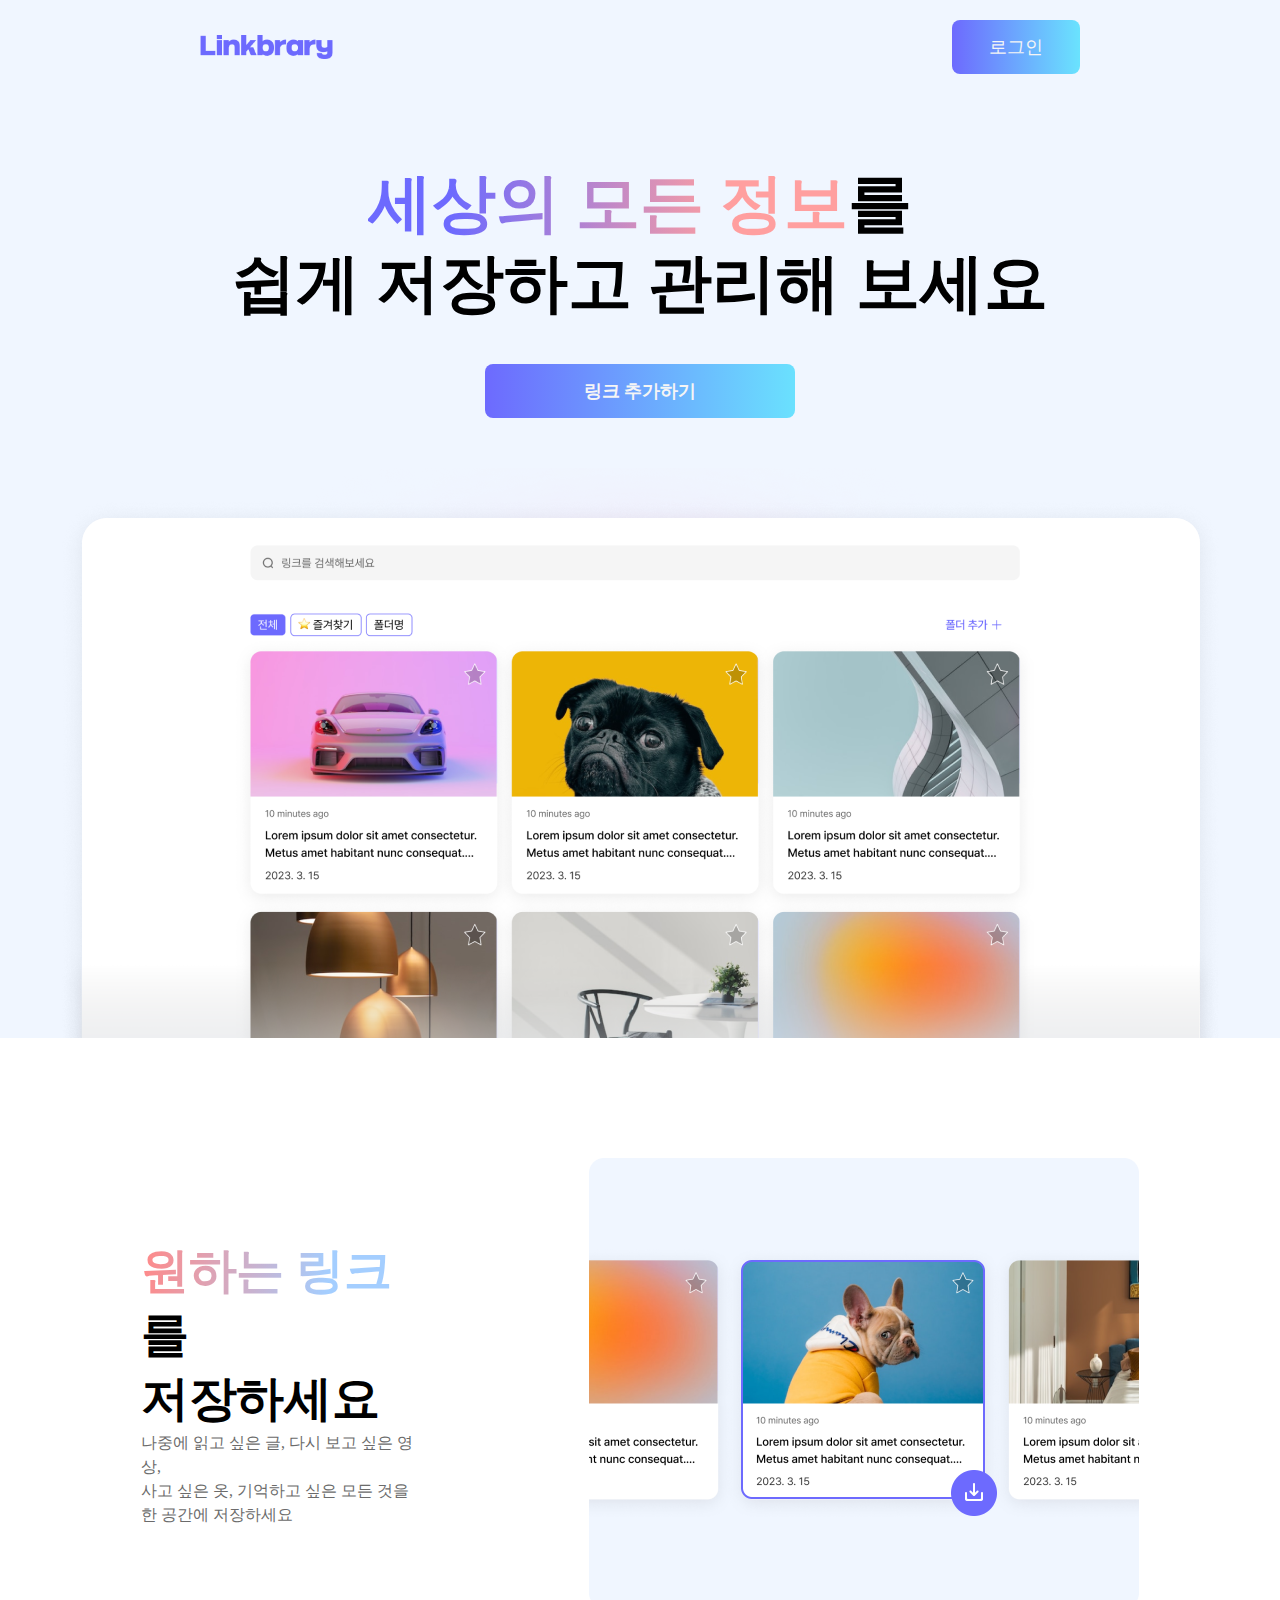
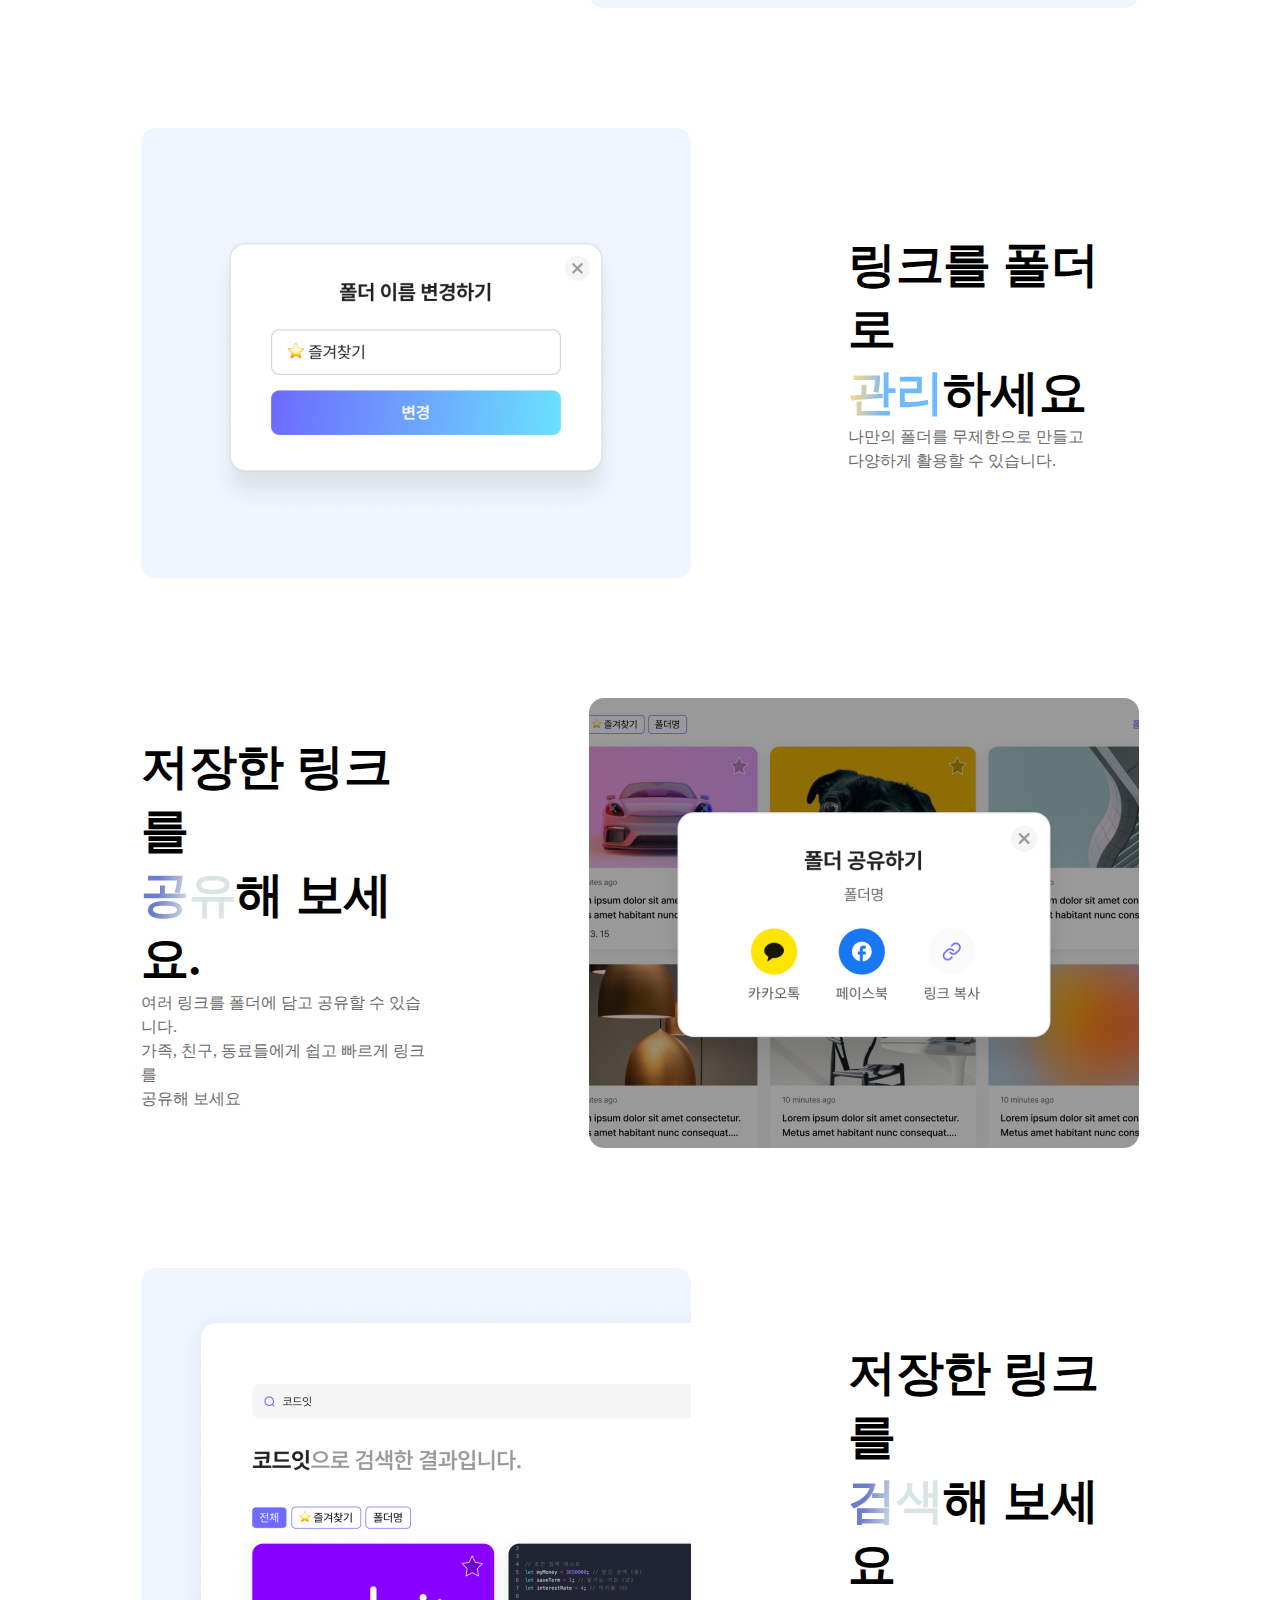
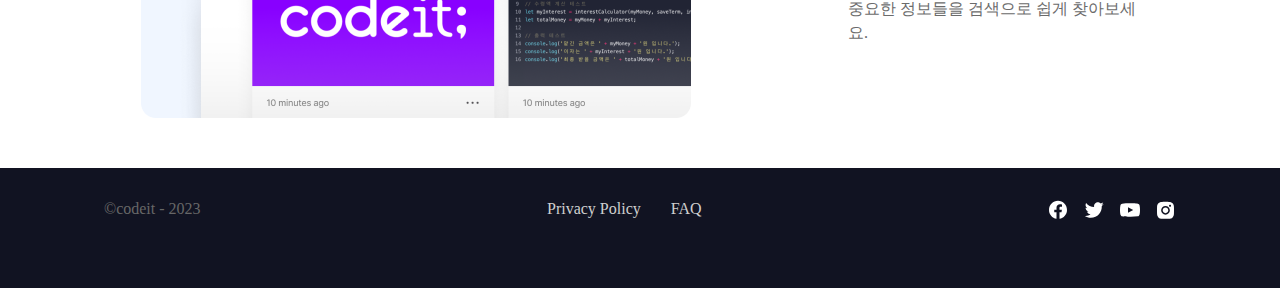
<file: index.html>
<!DOCTYPE html>
<html lang="en">
<head>
    <meta charset="UTF-8">
    <meta http-equiv="X-UA-Compatible" content="IE=edge">
    <meta name="viewport" content="width=device-width, initial-scale=1.0">
    <title>Linkbrary</title>
    <link rel="stylesheet" href="style.css">
</head>
<body id="main_index">
    <header>
        <div class="header_inner">
            <a href="/">
                <h1><img src="img/logo.png" alt="logo"></h1>
            </a>

            <a href="/signin">로그인</a>
        </div>
    </header>

    <main>
        <div class="main_inner">
            <h2><span>세상의 모든 정보</span>를<br>
                쉽게 저장하고 관리해 보세요
            </h2>
    
            <a href="/signup">링크 추가하기</a>
    
            <div class="img">
                <img src="img/_img.png" alt="">
            </div>
        </div>
    </main>

    <section id="sec1" class="sec">
        <div class="left">
            <h2><span>원하는 링크</span>를<br>
                저장하세요
            </h2>
    
            <p>나중에 읽고 싶은 글, 다시 보고 싶은 영상,<br>
                사고 싶은 옷, 기억하고 싶은 모든 것을<br>
                한 공간에 저장하세요
            </p>
        </div>
        

        <div class="right">
            <img src="img/sec1.png" alt="">
        </div>


    </section>
    <section id="sec2" class="sec">
        

        <div class="right">
            <img src="img/sec2.png" alt="">
        </div>

        <div class="left">
            <h2>링크를 폴더로<br>
                <span>관리</span>하세요
            </h2>
    
            <p>
                나만의 폴더를 무제한으로 만들고<br>
                다양하게 활용할 수 있습니다.
            </p>
        </div>
    </section>
    <section id="sec3" class="sec">
        <div class="left">
            <h2>저장한 링크를<br>
                <span>공유</span>해 보세요.
            </h2>
    
            <p>여러 링크를 폴더에 담고 공유할 수 있습니다.<br>
                가족, 친구, 동료들에게 쉽고 빠르게 링크를<br>
                공유해 보세요
            </p>
        </div>

        <div class="right">
            <img src="img/sec3.png" alt="">
        </div>


    </section>
    <section id="sec4" class="sec">
        

        <div class="right">
            <img src="img/sec4.png" alt="">
        </div>

        <div class="left">
            <h2>저장한 링크를<br>
                <span>검색</span>해 보세요
            </h2>
    
            <p>중요한 정보들을 검색으로 쉽게 찾아보세요.
            </p>
        </div>
    </section>


    <footer>
        <div class="foot_inner">
            <p>©codeit - 2023</p>

            <div class="mid">
                <a href="/privacy">Privacy Policy</a>

                <a href="/faq">FAQ</a>
            </div>

            <div class="right">
                <a href="/facebook" target="_blank">
                    <svg xmlns="http://www.w3.org/2000/svg" width="20" height="20" viewBox="0 0 20 20" fill="none">
                    <path fill-rule="evenodd" clip-rule="evenodd" d="M1 9.90279C1 14.3773 4.24975 18.098 8.5 18.8525V12.3523H6.25V9.85254H8.5V7.85229C8.5 5.60229 9.94975 4.35279 12.0002 4.35279C12.6497 4.35279 13.3503 4.45254 13.9998 4.55229V6.85254H12.85C11.7498 6.85254 11.5 7.40229 11.5 8.10279V9.85254H13.9L13.5002 12.3523H11.5V18.8525C15.7502 18.098 19 14.378 19 9.90279C19 4.92504 14.95 0.852539 10 0.852539C5.05 0.852539 1 4.92504 1 9.90279Z" fill="white"/>
                  </svg>
                </a>
                <a href="/twitter" target="_blank">
                    <svg xmlns="http://www.w3.org/2000/svg" width="20" height="20" viewBox="0 0 20 20" fill="none">
                    <path d="M19.7029 4.11366C19.0071 4.42199 18.2596 4.63033 17.4737 4.72449C18.2846 4.23932 18.8912 3.47572 19.1804 2.57616C18.4186 3.02865 17.5849 3.34716 16.7154 3.51783C16.1307 2.89355 15.3563 2.47977 14.5124 2.34072C13.6684 2.20168 12.8022 2.34515 12.0481 2.74887C11.2941 3.15259 10.6944 3.79396 10.3422 4.57341C9.99003 5.35287 9.90503 6.22679 10.1004 7.05949C8.55682 6.98199 7.04677 6.58079 5.66827 5.88192C4.28977 5.18305 3.07362 4.20213 2.09875 3.00283C1.76542 3.57783 1.57375 4.24449 1.57375 4.95449C1.57338 5.59366 1.73078 6.22303 2.03198 6.78677C2.33319 7.35051 2.76888 7.83119 3.30042 8.18616C2.68398 8.16655 2.08114 7.99998 1.54208 7.70033V7.75033C1.54202 8.64678 1.85211 9.51564 2.41974 10.2095C2.98736 10.9033 3.77756 11.3794 4.65625 11.557C4.0844 11.7118 3.48486 11.7346 2.90292 11.6237C3.15083 12.395 3.63375 13.0695 4.28406 13.5528C4.93437 14.036 5.71951 14.3038 6.52958 14.3187C5.15444 15.3982 3.45616 15.9837 1.70792 15.9812C1.39823 15.9812 1.08881 15.9632 0.78125 15.927C2.55581 17.068 4.62153 17.6735 6.73125 17.6712C13.8729 17.6712 17.7771 11.7562 17.7771 6.62616C17.7771 6.45949 17.7729 6.29116 17.7654 6.12449C18.5248 5.57531 19.1803 4.89524 19.7013 4.11616L19.7029 4.11366Z" fill="white"/>
                    </svg>
                </a>
                <a href="/youtube" target="_blank">
                    <svg xmlns="http://www.w3.org/2000/svg" width="20" height="20" viewBox="0 0 20 20" fill="none">
                        <g clip-path="url(#clip0_7552_647)">
                          <path d="M19.5829 5.4224C19.4696 5.01843 19.249 4.65269 18.9445 4.36407C18.6314 4.06657 18.2477 3.85376 17.8295 3.74573C16.2645 3.33323 9.99454 3.33323 9.99454 3.33323C7.38065 3.30349 4.7674 3.4343 2.16954 3.7249C1.75136 3.84091 1.36834 4.05847 1.05454 4.35823C0.746204 4.6549 0.522871 5.02073 0.406204 5.42157C0.125949 6.93135 -0.0102189 8.46435 -0.000462243 9.9999C-0.0104622 11.5341 0.125371 13.0666 0.406204 14.5782C0.520371 14.9774 0.742871 15.3416 1.05204 15.6357C1.3612 15.9299 1.7462 16.1424 2.16954 16.2549C3.75537 16.6666 9.99454 16.6666 9.99454 16.6666C12.6118 16.6963 15.2283 16.5655 17.8295 16.2749C18.2477 16.1669 18.6314 15.9541 18.9445 15.6566C19.2489 15.368 19.4693 15.0022 19.582 14.5982C19.8696 13.089 20.0094 11.5554 19.9995 10.0191C20.0212 8.47624 19.8815 6.93537 19.5829 5.42157V5.4224ZM8.0012 12.8532V7.1474L13.2179 10.0007L8.0012 12.8532Z" fill="white"/>
                        </g>
                        <defs>
                          <clipPath id="clip0_7552_647">
                            <rect width="20" height="20" fill="white"/>
                          </clipPath>
                        </defs>
                      </svg>
                </a>
                <a href="/instagram" target="_blank">
                    <svg xmlns="http://www.w3.org/2000/svg" width="20" height="20" viewBox="0 0 20 20" fill="none">
                        <path d="M9.49787 7.518C7.93707 7.518 6.66333 8.79173 6.66333 10.3525C6.66333 11.9133 7.93707 13.1871 9.49787 13.1871C11.0587 13.1871 12.3324 11.9133 12.3324 10.3525C12.3324 8.79173 11.0587 7.518 9.49787 7.518ZM17.9994 10.3525C17.9994 9.17875 18.01 8.01558 17.9441 6.84392C17.8782 5.483 17.5677 4.27518 16.5725 3.28001C15.5752 2.28271 14.3695 1.97438 13.0086 1.90846C11.8348 1.84254 10.6717 1.85317 9.5 1.85317C8.32621 1.85317 7.16305 1.84254 5.99138 1.90846C4.63046 1.97438 3.42264 2.28484 2.42747 3.28001C1.43017 4.27731 1.12184 5.483 1.05592 6.84392C0.99 8.01771 1.00063 9.18087 1.00063 10.3525C1.00063 11.5242 0.99 12.6895 1.05592 13.8612C1.12184 15.2221 1.4323 16.4299 2.42747 17.4251C3.42477 18.4224 4.63046 18.7307 5.99138 18.7966C7.16517 18.8625 8.32833 18.8519 9.5 18.8519C10.6738 18.8519 11.837 18.8625 13.0086 18.7966C14.3695 18.7307 15.5774 18.4202 16.5725 17.4251C17.5698 16.4278 17.8782 15.2221 17.9441 13.8612C18.0121 12.6895 17.9994 11.5263 17.9994 10.3525ZM9.49787 14.7139C7.08437 14.7139 5.13655 12.766 5.13655 10.3525C5.13655 7.93903 7.08437 5.99122 9.49787 5.99122C11.9114 5.99122 13.8592 7.93903 13.8592 10.3525C13.8592 12.766 11.9114 14.7139 9.49787 14.7139ZM14.0378 6.83116C13.4743 6.83116 13.0193 6.3761 13.0193 5.8126C13.0193 5.24909 13.4743 4.79403 14.0378 4.79403C14.6013 4.79403 15.0564 5.24909 15.0564 5.8126C15.0565 5.9464 15.0303 6.07893 14.9792 6.20258C14.9281 6.32624 14.853 6.43859 14.7584 6.5332C14.6638 6.62782 14.5515 6.70284 14.4278 6.75397C14.3041 6.8051 14.1716 6.83133 14.0378 6.83116Z" fill="white"/>
                      </svg>
                </a>
            </div>
        </div>
    </footer>
</body>
</html>
</file>
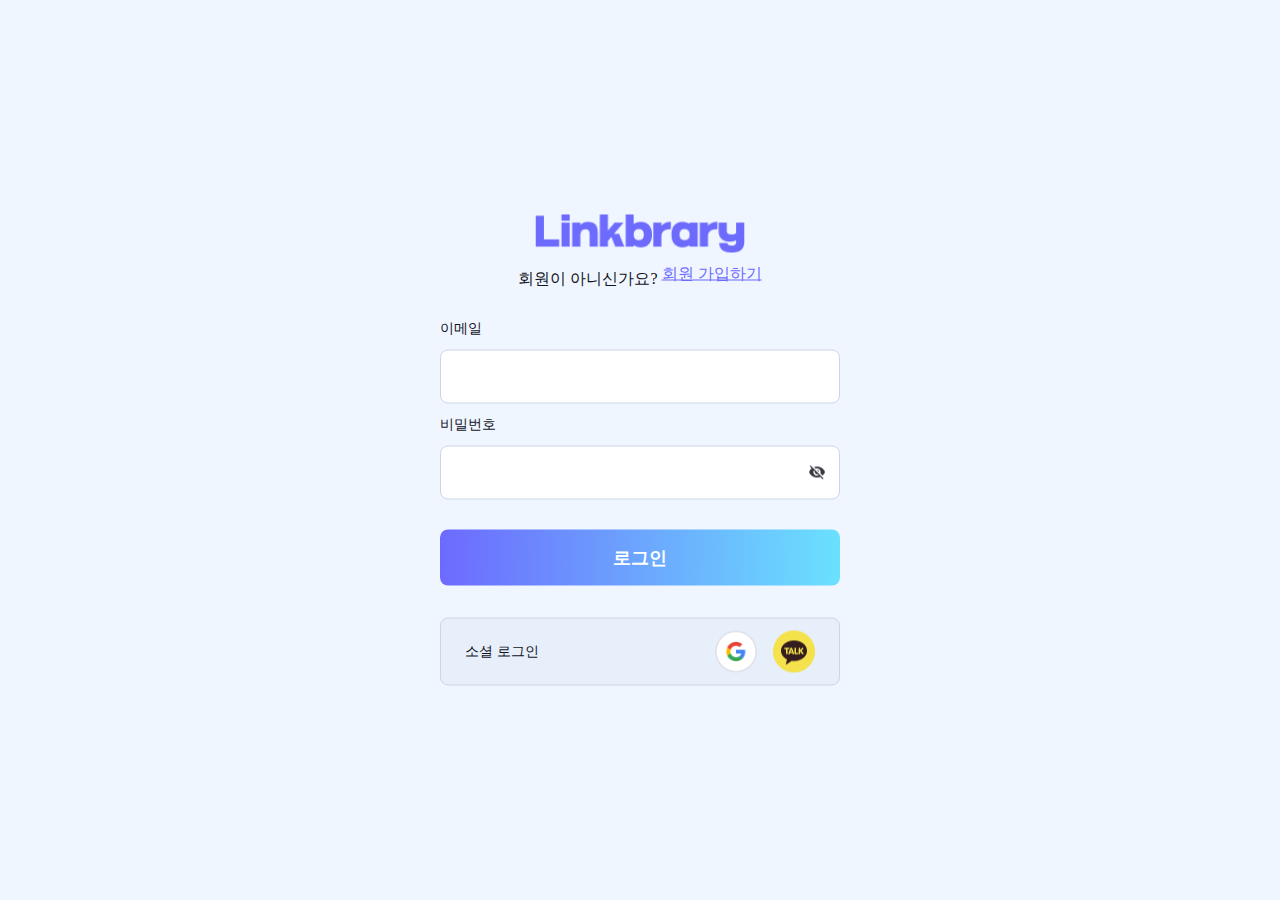
<file: signin/index.html>
<!DOCTYPE html>
<html lang="en">
<head>
    <meta charset="UTF-8">
    <meta http-equiv="X-UA-Compatible" content="IE=edge">
    <meta name="viewport" content="width=device-width, initial-scale=1.0">
    <title>signup</title>
    <link rel="stylesheet" href="../style.css">
</head>
<body id="signin">
    <div class="login">
        <div class="sign_top">
            <h1><a href="/"><img src="../img/logo.png" alt="logo"></a></h1>

            <p>회원이 아니신가요? <a href="../signup">회원 가입하기</a></p>

            <form action="/">
                <div class="write">
                    <label for="mail">이메일</label>
                    <input type="email" name="mail" id="mail">
                    

                    <label for="pwd">비밀번호</label>
                    <div class="pwd">
                        <input type="password" name="pwd" id="pwd">
                        <img src="../img/eye-off.png" alt="eye-off" class="eye">
                    </div>
                </div>
                <input type="submit" value="로그인" id="submit">
            </form>
        </div>

        <div class="sign_bottom">
            <p>소셜 로그인</p>
            <div class="social">
                <a href="https://www.google.com/">
                    <img src="../img/google.png" alt="">
                </a>
                <a href="https://www.kakaocorp.com/page/">
                    <img src="../img/kakao.png" alt="">
                </a>
            </div>
        </div>
    </div>
</body>
</html>
</file>
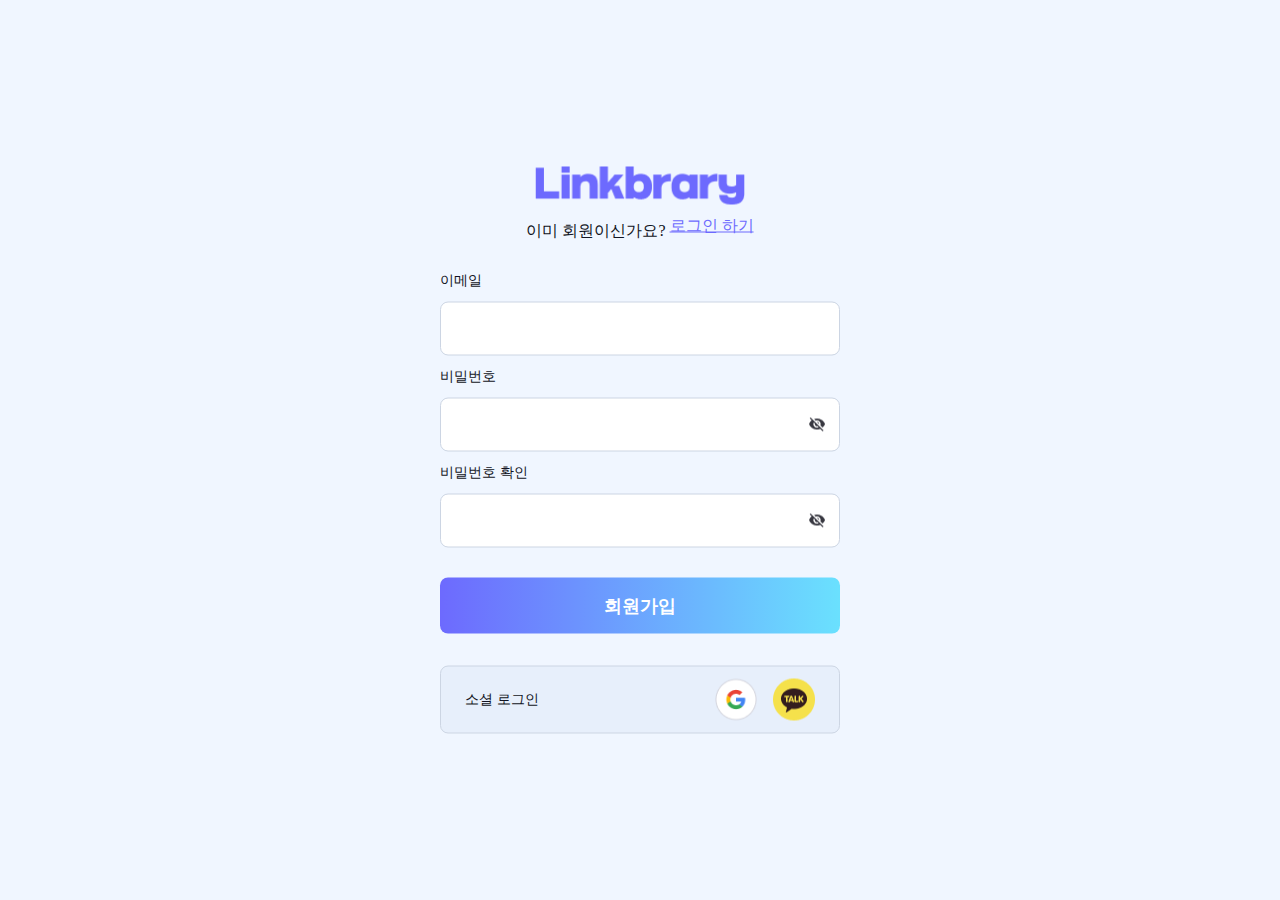
<file: signup/index.html>
<!DOCTYPE html>
<html lang="en">
<head>
    <meta charset="UTF-8">
    <meta http-equiv="X-UA-Compatible" content="IE=edge">
    <meta name="viewport" content="width=device-width, initial-scale=1.0">
    <title>signup</title>
    <link rel="stylesheet" href="../style.css">
</head>
<body id="signin">
    <div class="login">
        <div class="sign_top">
            <h1><a href="/"><img src="../img/logo.png" alt="logo"></a></h1>

            <p>이미 회원이신가요? <a href="../signin">로그인 하기</a></p>

            <form action="/">
                <div class="write">
                    <label for="mail">이메일</label>
                    <input type="email" name="mail" id="mail">
                    

                    <label for="pwd">비밀번호</label>
                    <div class="pwd">
                        <input type="password" name="pwd" id="pwd">
                        <img src="../img/eye-off.png" alt="eye-off" class="eye">
                    </div>

                    <label for="pwd">비밀번호 확인</label>
                    <div class="pwd">
                        <input type="password" name="pwd" id="pwd">
                        <img src="../img/eye-off.png" alt="eye-off" class="eye">
                    </div>
                </div>
                <input type="submit" value="회원가입" id="submit">
            </form>
        </div>

        <div class="sign_bottom">
            <p>소셜 로그인</p>
            <div class="social">
                <a href="https://www.google.com/">
                    <img src="../img/google.png" alt="">
                </a>
                <a href="https://www.kakaocorp.com/page/">
                    <img src="../img/kakao.png" alt="">
                </a>
            </div>
        </div>
    </div>
</body>
</html>
</file>
<file: style.css>
*{margin:0;padding:0;border:0;font-family: Pretendard;box-sizing: border-box;}
ul,ol{list-style:none;}
a{text-decoration:none;color:inherit}
:root {
    --blue: #6d6afe;
    --red : #ff5b56;
    --black : #111322;
    --white : #ffffff;
    --gray1:#3e3e43;
    --gray2: #9fa6b2;
    --gray3: #ccd5e3;
    --gray4: #e7effb;
    --gray5: #f0f6ff;

}
body{
    font-size: 1px;
}

#main_index{
    margin-top: 94px;
}
header{
    width: 100%;
    height: 94px;
    background-color: #f0f6ff;
    display: flex;
    justify-content: center;
    align-items: center;
    position: fixed;
    top: 0;
    left: 0;
    z-index: 1;

}
.header_inner{
    width: 100%;
    max-width: 1520px;
    padding: 0 200px;
    margin: 0 auto;
    display: flex;
    justify-content: space-between;
    align-items: center;
}
.header_inner h1{
    width: 133px;
    height: 24px;
    font-size: 24em;
    color: #6d6afe;
}
.header_inner h1 img{
    width: 100%;
}
.header_inner a:last-child{
    text-align: center;
    line-height: 54px;
    width: 128px;
    height: 54px;
    font-size: 18em;
    color: #f5f5f5;
    border-radius: 8px;
    background: linear-gradient(90deg, #6d6afe 0%, #6ae3fe 100%);
}

main{
    background-color: #f0f6ff;
    overflow: hidden;
    padding-bottom: 50px;
}
.main_inner{
    position: relative;
    top: 70px;
    margin: 0 auto;
    display: flex;
    flex-direction: column;
    /* justify-content: center; */
    align-items: center;
    text-align: center;
}
.main_inner h2{
    font-size: 64em;
    font-weight: 700;
    line-height: 80px;
}
.main_inner h2 span{
    background: linear-gradient(91deg, #6D6AFE 17.28%, #FF9F9F 74.98%);
    background-clip: text;
    -webkit-background-clip: text;
    -webkit-text-fill-color: transparent;
}
.main_inner a{ 
    font-size: 18em;
    font-weight: 600;
    color: #f5f5f5;
    width: 310px;
    margin: 40px auto 0;
    line-height: 22px;
    padding: 16px 20px;
    border-radius: 8px;
    background: linear-gradient(91deg, #6D6AFE 0.12%, #6AE3FE 101.84%);
}
.main_inner .img{
    margin-top: 50px;
}
.main_inner .img img{
    max-width: 100%;
    width: 100%;
}

.sec{
    /* max-width: 1000px; */
    margin: 120px auto 50px;
    display: flex;
    justify-content: center;
    gap: 157px;
}
.sec .left{
    width: 291px;
    display: flex;
    justify-content: center;
    /* align-items: center; */
    flex-direction: column;
}
#sec1 .left h2{
    font-size: 48em;
    font-weight: 700;
    letter-spacing: -0.3px;
}
#sec1 .left h2 span{
    background: linear-gradient(96deg, #FE8A8A 1.72%, #A4CEFF 74.97%);
    background-clip: text;
    -webkit-background-clip: text;
    -webkit-text-fill-color: transparent;
}
#sec1 .left p{
    color: #6B6B6B;
    font-size: 16em;
    font-style: normal;
    font-weight: 500;
    line-height: 150%;
}
.sec .right img{
    width: 100%;
    max-width: 550px;
}


#sec2 .left h2{
    font-size: 48em;
    font-weight: 700;
    letter-spacing: -0.3px;
}
#sec2 .left h2 span{
    background: linear-gradient(277deg, #6FBAFF 59.22%, #FFD88B 93.66%);
    background-clip: text;
    -webkit-background-clip: text;
    -webkit-text-fill-color: transparent;
    /* font-size: 48em; */
    font-weight: 700;
    letter-spacing: -0.3px;
}
#sec2 .left p{
    color: #6B6B6B;
    font-size: 16em;
    font-weight: 500;
    line-height: 150%;
}


#sec3 .left h2{
    font-size: 48em;
    font-weight: 700;
    letter-spacing: -0.3px;
}
#sec3 .left h2 span{
    background: linear-gradient(99deg, #6D7CCD 19.76%, rgba(82, 136, 133, 0.22) 52.69%);
    background-clip: text;
    -webkit-background-clip: text;
    -webkit-text-fill-color: transparent;
    /* font-size: 48em; */
    font-weight: 700;
}
#sec3 .left p{
    color: #6B6B6B;
    font-size: 16em;
    font-weight: 500;
    line-height: 150%;
}


#sec4 .left h2{
    font-size: 48em;
    font-weight: 700;
    letter-spacing: -0.3px;
}
#sec4 .left h2 span{
    background: linear-gradient(99deg, #6D7CCD 19.76%, rgba(82, 136, 133, 0.22) 52.69%);
    background-clip: text;
    -webkit-background-clip: text;
    -webkit-text-fill-color: transparent;
    /* font-size: 48em; */
    font-weight: 700;
}
#sec4 .left p{
    color: #6B6B6B;
    font-size: 16em;
    font-weight: 500;
    line-height: 150%;
}



footer{
    background-color: #111322;
    padding: 32px 104px 64px;
}
footer .foot_inner{
    max-width: 1712px;
    margin: 0 auto;
    display: flex;
    justify-content: space-between;
    align-items: flex-start;
    color:#676767;
    font-size: 16em;
}
footer .foot_inner .mid{
    color: #cfcfcf;
    display: flex;
}
footer .foot_inner .mid a:first-child{
    margin-right: 30px;
}
footer .foot_inner .right a{
    margin-right: 12px;
}
footer .foot_inner .right a:last-child{
    margin-right: 0;
}

#signin{
    background-color: var(--gray5);
}
.login{
    width: 400px;
    display: flex;
    flex-direction: column;
    align-items: center;
    justify-content: space-between;
    position: absolute;
    top: 50%;
    left: 50%;
    transform: translate(-50%,-50%);
    color: var(--black);
}
.login h1{
    text-align: center;
}
.login h1 a img{
    width: 210px;
    height: 38px;
    margin-bottom: 16px;
}
.login p{
    color: var(--black);
    font-size: 16em;
    font-weight: 400;
    text-align: center;
}
.login p a{
    position: relative;
    top: -5px;
    color: var(--blue);
    text-decoration: underline;
}

.login form{
    display: flex;
    flex-direction: column;
}
.login .sign_top{
    width: 100%;
}
.login .sign_top form .write{
    margin: 30px 0;
    display: flex;
    flex-direction: column;
    gap: 12px;
}
.login .sign_top form .write label{
    font-size: 14px;
    font-weight: 400;
}
.login .sign_top form .write input{
    width: 100%;
    padding: 18px 15px;
    border-radius: 8px;
    border: 1px solid var(--gray3);
}
.login .sign_top form .write input:focus{
    border: 1px solid var(--blue);
}
.login .sign_top .pwd{
    position: relative;
}
.login .sign_top .pwd .eye{
    position: absolute;
    top: 50%;
    right: 15px;
    transform: translateY(-50%);
    cursor: pointer;
}
.login .sign_top form #submit{
    padding: 16px 20px;border-radius: 8px;
    background: linear-gradient(91deg, #6D6AFE 0.12%, #6AE3FE 101.84%);
    color: var(--white);
    font-size: 18px;
    font-weight: 600;
}
.login .sign_bottom{
    width: 100%;
    padding: 12px 24px;
    display: flex;
    justify-content: space-between;
    align-items: center;
    margin-top: 32px;
    border-radius: 8px;
    border: 1px solid var(--gray3);
    background: var(--gray4);
}
.login .sign_bottom p{
    font-size: 14px;
    font-weight: 400;
    color: var(--black);
}
.login .sign_bottom .social {
    display: flex;
    gap: 16px;
}
.login .sign_bottom .social img{
    width: 42em;
    height: 42em;
}
</file>
